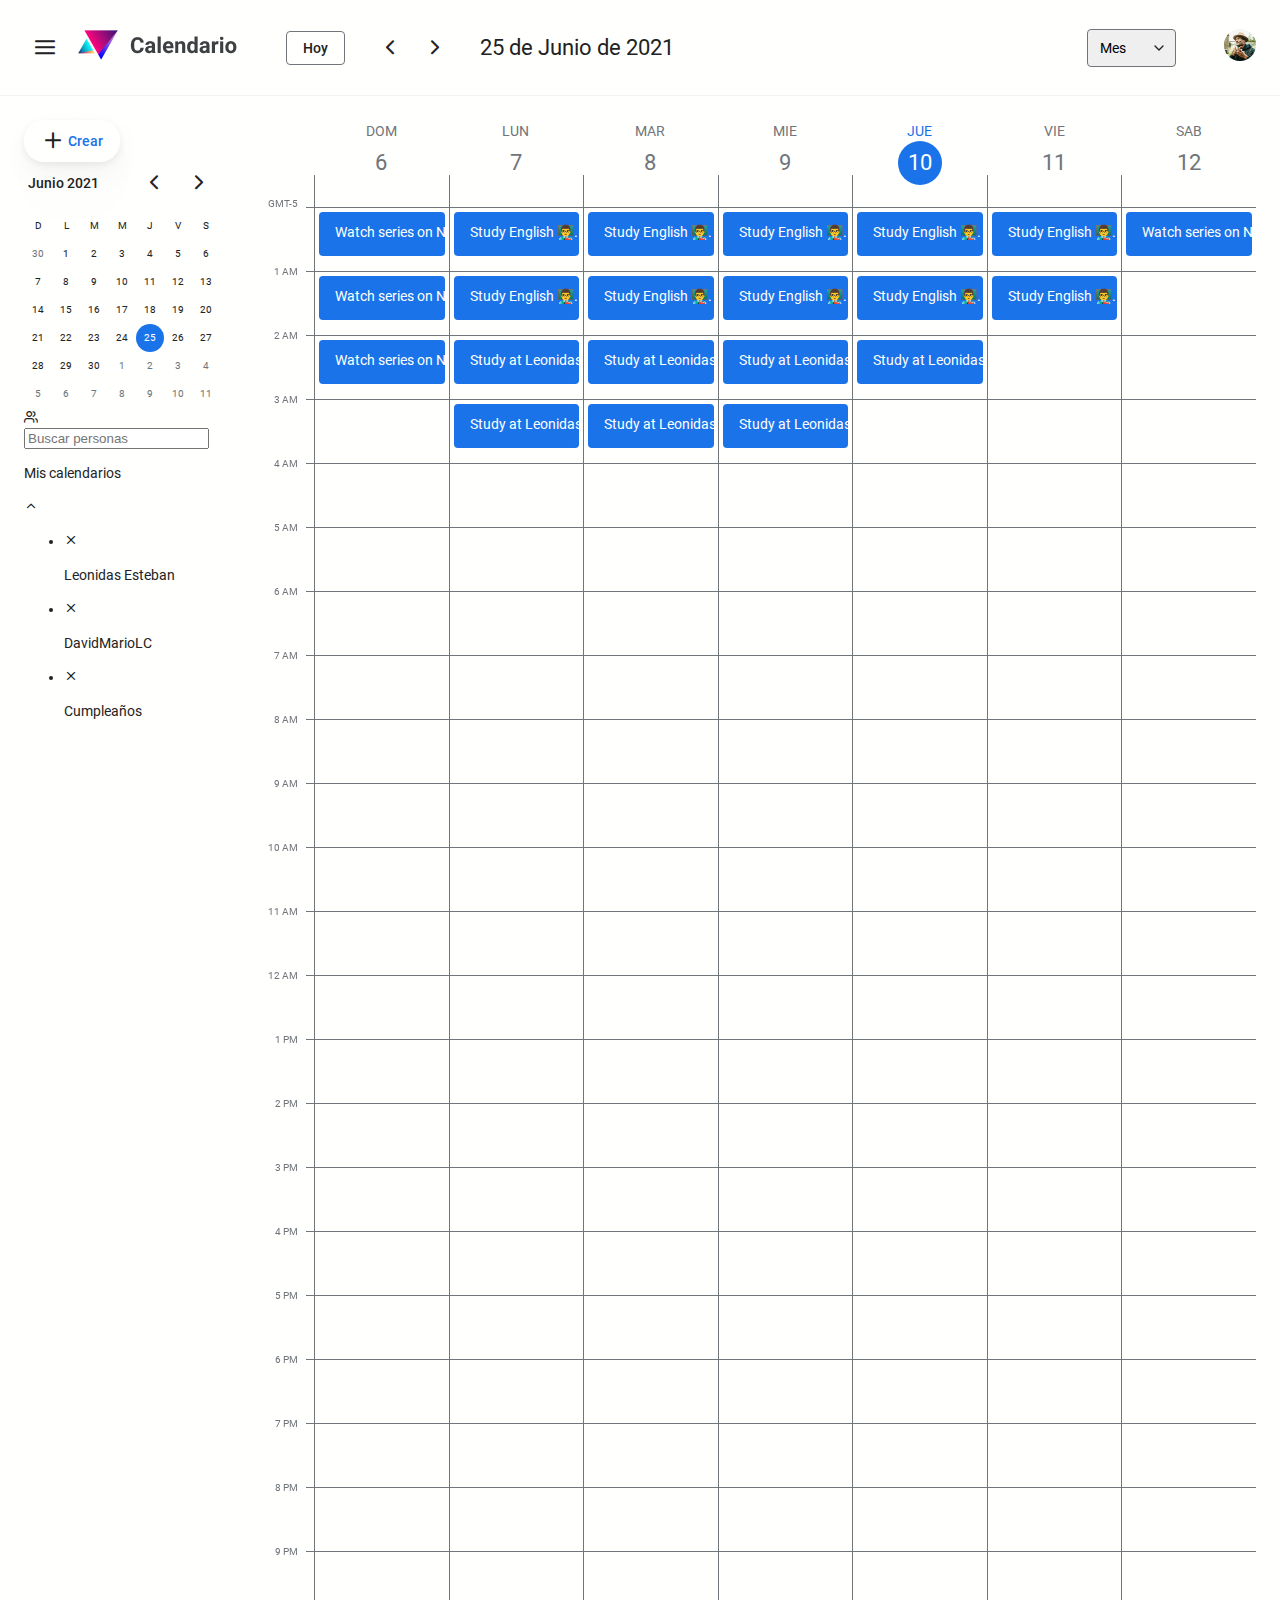
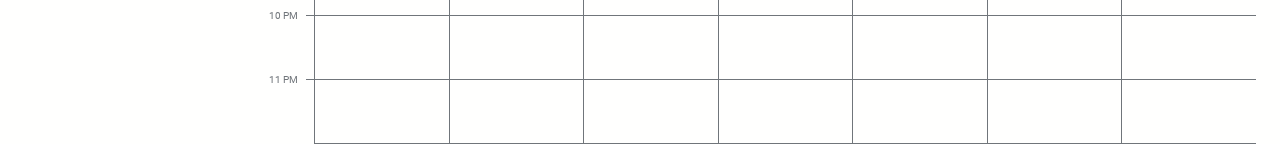
<file: index.html>
<!DOCTYPE html>
<html lang="en">
  <head>
    <meta charset="UTF-8" />
    <meta http-equiv="X-UA-Compatible" content="IE=edge" />
    <meta name="viewport" content="width=device-width, initial-scale=1.0" />
    <meta name="description" content="Portafolio calendario" />
    <title>Portafolio Calendario</title>
    <link rel="apple-touch-icon" sizes="57x57" href="./favicon/apple-icon-57x57.png">
    <link rel="apple-touch-icon" sizes="60x60" href="./favicon/apple-icon-60x60.png">
    <link rel="apple-touch-icon" sizes="72x72" href="./favicon/apple-icon-72x72.png">
    <link rel="apple-touch-icon" sizes="76x76" href="./favicon/apple-icon-76x76.png">
    <link rel="apple-touch-icon" sizes="114x114" href="./favicon/apple-icon-114x114.png">
    <link rel="apple-touch-icon" sizes="120x120" href="./favicon/apple-icon-120x120.png">
    <link rel="apple-touch-icon" sizes="144x144" href="./favicon/apple-icon-144x144.png">
    <link rel="apple-touch-icon" sizes="152x152" href="./favicon/apple-icon-152x152.png">
    <link rel="apple-touch-icon" sizes="180x180" href="./favicon/apple-icon-180x180.png">
    <link rel="icon" type="image/png" sizes="192x192"  href="./favicon/android-icon-192x192.png">
    <link rel="icon" type="image/png" sizes="32x32" href="./favicon/favicon-32x32.png">
    <link rel="icon" type="image/png" sizes="96x96" href="./favicon/favicon-96x96.png">
    <link rel="icon" type="image/png" sizes="16x16" href="./favicon/favicon-16x16.png">
    <link rel="manifest" href="./favicon/manifest.json">
    <meta name="msapplication-TileColor" content="#ffffff">
    <meta name="msapplication-TileImage" content="/ms-icon-144x144.png">
    <meta name="theme-color" content="#ffffff">
    <link rel="stylesheet" href="./css/styles.css" />
  </head>
  <body>
    <div class="page">
      <header class="header">
        <div class="header-primary">
          <div class="header-logo">
            <button class="button is-compact">
              <i class="icon-hamburguer-button" aria-label="menu"></i>
            </button>
            <a href="#" aria-current="page" aria-label="Calendar" tabindex="-1"> 
              <img
                src="./images/logo.png"
                alt="Logo calendario"
                title="Logo calendario"
                width="164"
                height="48"

              />
            </a>
          </div>
          <div class="calendarStatus">
            <button class="button is-secondary">Hoy</button>
           
            <span class="calendarStatus-navigation">
              <a class="button is-compact" href="#" aria-label="Siguiente semana">
                <i class="icon-chevron-left" aria-hidden="true"></i>
              </a>
              <a class="button is-compact" href="#" aria-label="Semana anterior">
                <i class="icon-chevron-right" aria-hidden="true"></i>
              </a>
            </span>
            <time class="calendarStatus-date" datetime="2021-06-07"
            >25 de Junio de 2021</time
          >
          </div>
        </div>
        <div class="header-secondary">
          <select class="select" name="" id="">
            <option value="Mes" selected>Mes</option>
            <option value="Semana">Semana</option>
            <option value="Dia">Dia</option>
          </select>
          <a href="#">
            <img src="./images/user.png" alt="Imagen de usuario" title="Imagen de usuario" width="32"
            height="32">
          </a>
        </div>
       
      
      </header>
      <div class="sidebar">
        <button class="button is-rounded is-shadowed">
          <i class="icon-plus" aria-hidden="true"></i>
          <span>Crear</span>
        </button>
        <div class="miniCalendar" aria-label="Calendario de navegacion">
          <div class="miniCalendar-status">
            <time class="miniCalendar-date" datetime="2021-06-07">Junio 2021</time>
            <div class="miniCalendar-navigation">
              <a class="button is-compact" href="#" aria-label="mes anterior">
                <i class="icon-chevron-left" aria-hidden="true"></i>
              </a>
              <a class="button is-compact" href="#" aria-label="Siguiente mes">
                <i class="icon-chevron-right" aria-hidden="true"></i>
              </a>
            </div>
          </div>
          <div class="miniCalendar-header">
            <span class="miniCalendar-weekDay">D</span>
            <span class="miniCalendar-weekDay">L</span>
            <span class="miniCalendar-weekDay">M</span>
            <span class="miniCalendar-weekDay">M</span>
            <span class="miniCalendar-weekDay">J</span>
            <span class="miniCalendar-weekDay">V</span>
            <span class="miniCalendar-weekDay">S</span>
          </div>
          <div class="miniCalendar-month">
            <div class="miniCalendar-monthDay is-inactive">30</div>
            <div class="miniCalendar-monthDay">1</div>
            <div class="miniCalendar-monthDay">2</div>
            <div class="miniCalendar-monthDay">3</div>
            <div class="miniCalendar-monthDay">4</div>
            <div class="miniCalendar-monthDay">5</div>
            <div class="miniCalendar-monthDay">6</div>
            <div class="miniCalendar-monthDay">7</div>
            <div class="miniCalendar-monthDay">8</div>
            <div class="miniCalendar-monthDay">9</div>
            <div class="miniCalendar-monthDay">10</div>
            <div class="miniCalendar-monthDay">11</div>
            <div class="miniCalendar-monthDay">12</div>
            <div class="miniCalendar-monthDay">13</div>
            <div class="miniCalendar-monthDay">14</div>
            <div class="miniCalendar-monthDay">15</div>
            <div class="miniCalendar-monthDay">16</div>
            <div class="miniCalendar-monthDay">17</div>
            <div class="miniCalendar-monthDay">18</div>
            <div class="miniCalendar-monthDay">19</div>
            <div class="miniCalendar-monthDay">20</div>
            <div class="miniCalendar-monthDay">21</div>
            <div class="miniCalendar-monthDay">22</div>
            <div class="miniCalendar-monthDay">23</div>
            <div class="miniCalendar-monthDay">24</div>
            <div class="miniCalendar-monthDay is-selected">25</div>
            <div class="miniCalendar-monthDay">26</div>
            <div class="miniCalendar-monthDay">27</div>
            <div class="miniCalendar-monthDay">28</div>
            <div class="miniCalendar-monthDay">29</div>
            <div class="miniCalendar-monthDay">30</div>
            <div class="miniCalendar-monthDay is-inactive">1</div>
            <div class="miniCalendar-monthDay is-inactive">2</div>
            <div class="miniCalendar-monthDay is-inactive">3</div>
            <div class="miniCalendar-monthDay is-inactive">4</div>
            <div class="miniCalendar-monthDay is-inactive">5</div>
            <div class="miniCalendar-monthDay is-inactive">6</div>
            <div class="miniCalendar-monthDay is-inactive">7</div>
            <div class="miniCalendar-monthDay is-inactive">8</div>
            <div class="miniCalendar-monthDay is-inactive">9</div>
            <div class="miniCalendar-monthDay is-inactive">10</div>
            <div class="miniCalendar-monthDay is-inactive">11</div> 
            
          </div>
        </div>
        <div class="sidebar-input">
          <i class="icon-users"></i>
          <input type="text" placeholder="Buscar personas">
        </div>
        <div class="sidebar-contacts">
          <div class="sidebar-contacs-title">
            <p>Mis calendarios</p>
          <i class="icon-chevron-up"></i>
          </div>
          <ul class="sidebar-contacs-items">
            <li class="checkbox-custom">
              <div tabindex="0"  class="checkbox" role="checkbox"  aria-checked="false" aria-label="Calendario Leonidas Esteban" >
                <i  class="icon-close icon-checkbox" aria-hidden="true"></i>
            </div>
            <p class="checkbox-name">Leonidas Esteban</p>
            </li>
            <li class="checkbox-custom">
              <div tabindex="0" class="checkbox" role="checkbox"  aria-checked="false" aria-label="Calendario DavidMarioLC">
                <i  class="icon-close icon-checkbox" aria-hidden="true"></i>
            </div>
            <p class="checkbox-name">DavidMarioLC</p>
            </li>
            <li class="checkbox-custom">
              <div tabindex="0" class="checkbox" role="checkbox"  aria-checked="false" aria-label="Calendario Cumpleaños">
                <i  class="icon-close icon-checkbox"></i>
            </div>
            <p class="checkbox-name">Cumpleaños</p>
            </li>
          </ul>
        </div>
      </div>
      <main class="calendar">
        <div class="currentTime"></div>
        <div class="calendar-week">
          <div class="timezoneCell">GMT-5</div>
          <h2 class="calendarDay">
            <a href="./calendar-by-day.html" aria-label="Domingo 06 de Junio">
              <time datetime="2021-06-07">
                <span>DOM</span><br />
                <span>6</span>
              </time>
            </a>
          </h2>

          <h2 class="calendarDay">
            <a href="./calendar-by-day.html" aria-label="Lunes 07 de Junio">
              <time datetime="2021-06-07">
                <span>LUN</span><br />
                <span>7</span>
              </time>
            </a>
          </h2>
          <h2 class="calendarDay">
            <a href="./calendar-by-day.html" aria-label="Martes 08 de Junio">
              <time datetime="2021-06-07">
                <span>MAR</span><br />
                <span>8</span>
              </time>
            </a>
          </h2>
          <h2 class="calendarDay">
            <a href="./calendar-by-day.html" aria-label="Miercoles 09 de Junio">
              <time datetime="2021-06-07">
                <span>MIE</span><br />
                <span>9</span>
              </time>
            </a>
          </h2>
          <h2 class="calendarDay is-selected">
            <a href="./calendar-by-day.html" aria-label="Jueves 10 de Junio">
              <time datetime="2021-06-07">
                <span>JUE</span><br />
                <span>10</span>
              </time>
            </a>
          </h2>
          <h2 class="calendarDay">
            <a href="./calendar-by-day.html" aria-label="Viernes 11 de Junio">
              <time datetime="2021-06-07">
                <span>VIE</span><br />
                <span>11</span>
              </time>
            </a>
          </h2>
          <h2 class="calendarDay">
            <a href="./calendar-by-day.html" aria-label="Sabado 12 de Junio">
              <time datetime="2021-06-07">
                <span>SAB</span><br />
                <span>12</span>
              </time>
            </a>
          </h2>
          <!-- row -->
          <span class="hourCell"></span>

          <div class="taskCell">
            <div
            class="task"
            tabindex="0"
            aria-label="de 17:00 a 18:00, do exercise"
          >
            <p>Watch series on Netflix 🎬.</p>
            <p>
              <time datetime="2021-06-07time> -
              <time datetime="2021-06-07m</time>
            </p>
          </div>
          </div>
          <div class="taskCell">
            <div
            class="task"
            tabindex="0"
            aria-label="de 17:00 a 18:00, do exercise"
          >
            <p>Study English 👨‍🏫.</p>
            <p>
              <time datetime="2021-06-07time> -
              <time datetime="2021-06-07m</time>
            </p>
          </div>
          </div>
          <div class="taskCell">
            <div
            class="task"
            tabindex="0"
            aria-label="de 17:00 a 18:00, do exercise"
          >
            <p>Study English 👨‍🏫.</p>
            <p>
              <time datetime="2021-06-07time> -
              <time datetime="2021-06-07m</time>
            </p>
          </div>
          </div>
          <div class="taskCell">
            <div
            class="task"
            tabindex="0"
            aria-label="de 17:00 a 18:00, do exercise"
          >
            <p>Study English 👨‍🏫.</p>
            <p>
              <time datetime="2021-06-07time> -
              <time datetime="2021-06-07m</time>
            </p>
          </div>
          </div>
          <div class="taskCell">
            <div
            class="task"
            tabindex="0"
            aria-label="de 17:00 a 18:00, do exercise"
          >
            <p>Study English 👨‍🏫.</p>
            <p>
              <time datetime="2021-06-07time> -
              <time datetime="2021-06-07m</time>
            </p>
          </div>
          </div>
          <div class="taskCell">
            <div
            class="task"
            tabindex="0"
            aria-label="de 17:00 a 18:00, do exercise"
          >
            <p>Study English 👨‍🏫.</p>
            <p>
              <time datetime="2021-06-07time> -
              <time datetime="2021-06-07m</time>
            </p>
          </div></div>
          <div class="taskCell">
            <div
            class="task"
            tabindex="0"
            aria-label="de 17:00 a 18:00, do exercise"
          >
            <p>Watch series on Netflix 🎬.</p>
            <p>
              <time datetime="2021-06-07time> -
              <time datetime="2021-06-07m</time>
            </p>
          </div>
          </div>
          <!-- row -->
          <span class="hourCell">1 AM</span>
          <div class="taskCell"> 
            <div
            class="task"
            tabindex="0"
            aria-label="de 17:00 a 18:00, do exercise"
          >
            <p>Watch series on Netflix 🎬.</p>
            <p>
              <time datetime="2021-06-07time> -
              <time datetime="2021-06-07m</time>
            </p>
          </div>
          </div>
          <div class="taskCell">
            <div
            class="task"
            tabindex="0"
            aria-label="de 17:00 a 18:00, do exercise"
          >
            <p>Study English 👨‍🏫.</p>
            <p>
              <time datetime="2021-06-07time> -
              <time datetime="2021-06-07m</time>
            </p>
          </div>
          </div>
          <div class="taskCell">
            <div
            class="task"
            tabindex="0"
            aria-label="de 17:00 a 18:00, do exercise"
          >
            <p>Study English 👨‍🏫.</p>
            <p>
              <time datetime="2021-06-07time> -
              <time datetime="2021-06-07m</time>
            </p>
          </div>
          </div>
          <div class="taskCell">
            <div
            class="task"
            tabindex="0"
            aria-label="de 17:00 a 18:00, do exercise"
          >
            <p>Study English 👨‍🏫.</p>
            <p>
              <time datetime="2021-06-07time> -
              <time datetime="2021-06-07m</time>
            </p>
          </div>
          </div>
          <div class="taskCell">
            <div
            class="task"
            tabindex="0"
            aria-label="de 17:00 a 18:00, do exercise"
          >
            <p>Study English 👨‍🏫.</p>
            <p>
              <time datetime="2021-06-07time> -
              <time datetime="2021-06-07m</time>
            </p>
          </div>
          </div>
          <div class="taskCell">
            <div
            class="task"
            tabindex="0"
            aria-label="de 17:00 a 18:00, do exercise"
          >
            <p>Study English 👨‍🏫.</p>
            <p>
              <time datetime="2021-06-07time> -
              <time datetime="2021-06-07m</time>
            </p>
          </div>
          </div>
          <div class="taskCell"></div>
          <!-- row -->
          <span class="hourCell">2 AM</span>
          <div class="taskCell">
            <div
            class="task"
            tabindex="0"
            aria-label="de 17:00 a 18:00, do exercise"
          >
            <p>Watch series on Netflix 🎬.</p>
            <p>
              <time datetime="2021-06-07time> -
              <time datetime="2021-06-07m</time>
            </p>
          </div>
          </div>
          <div class="taskCell">
            <div
            class="task"
            tabindex="0"
            aria-label="de 17:00 a 18:00, do exercise"
          >
            <p>Study at LeonidasEsteban 👨‍💻.</p>
            <p>
              <time datetime="2021-06-07time> -
              <time datetime="2021-06-07m</time>
            </p>
          </div>
          </div>
          <div class="taskCell">
            <div
            class="task"
            tabindex="0"
            aria-label="de 17:00 a 18:00, do exercise"
          >
            <p>Study at LeonidasEsteban 👨‍💻.</p>
            <p>
              <time datetime="2021-06-07time> -
              <time datetime="2021-06-07m</time>
            </p>
          </div>
          </div>
          <div class="taskCell">
            <div
            class="task"
            tabindex="0"
            aria-label="de 17:00 a 18:00, do exercise"
          >
            <p>Study at LeonidasEsteban 👨‍💻.</p>
            <p>
              <time datetime="2021-06-07time> -
              <time datetime="2021-06-07m</time>
            </p>
          </div>
          </div>
          <div class="taskCell">
            <div
            class="task"
            tabindex="0"
            aria-label="de 17:00 a 18:00, do exercise"
          >
            <p>Study at LeonidasEsteban 👨‍💻.</p>
            <p>
              <time datetime="2021-06-07time> -
              <time datetime="2021-06-07m</time>
            </p>
          </div>
          </div>
          <div class="taskCell"></div>
          <div class="taskCell"></div>
          <!-- row -->
          <span class="hourCell">3 AM</span>
          <div class="taskCell"></div>
          <div class="taskCell">
            <div
            class="task"
            tabindex="0"
            aria-label="de 17:00 a 18:00, do exercise"
          >
            <p>Study at LeonidasEsteban 👨‍💻.</p>
            <p>
              <time datetime="2021-06-07time> -
              <time datetime="2021-06-07m</time>
            </p>
          </div>
          </div>
          <div class="taskCell">
            <div
            class="task"
            tabindex="0"
            aria-label="de 17:00 a 18:00, do exercise"
          >
            <p>Study at LeonidasEsteban 👨‍💻.</p>
            <p>
              <time datetime="2021-06-07time> -
              <time datetime="2021-06-07m</time>
            </p>
          </div>
          </div>
          <div class="taskCell">
            <div
            class="task"
            tabindex="0"
            aria-label="de 17:00 a 18:00, do exercise"
          >
            <p>Study at LeonidasEsteban 👨‍💻.</p>
            <p>
              <time datetime="2021-06-07time> -
              <time datetime="2021-06-07m</time>
            </p>
          </div>
          </div>
          <div class="taskCell"></div>
          <div class="taskCell"></div>
          <div class="taskCell"></div>
          <!-- row -->
          <span class="hourCell">4 AM</span>
          <div class="taskCell"></div>
          <div class="taskCell"></div>
          <div class="taskCell"></div>
          <div class="taskCell"></div>
          <div class="taskCell"></div>
          <div class="taskCell"></div>
          <div class="taskCell"></div>
          <!-- row -->
          <span class="hourCell">5 AM</span>
          <div class="taskCell"></div>
          <div class="taskCell"></div>
          <div class="taskCell"></div>
          <div class="taskCell"></div>
          <div class="taskCell"></div>
          <div class="taskCell"></div>
          <div class="taskCell"></div>
          <!-- row -->
          <span class="hourCell">6 AM</span>
          <div class="taskCell"></div>
          <div class="taskCell"></div>
          <div class="taskCell"></div>
          <div class="taskCell"></div>
          <div class="taskCell"></div>
          <div class="taskCell"></div>
          <div class="taskCell"></div>
          <!-- row -->
          <span class="hourCell">7 AM</span>
          <div class="taskCell"></div>
          <div class="taskCell"></div>
          <div class="taskCell"></div>
          <div class="taskCell"></div>
          <div class="taskCell"></div>
          <div class="taskCell"></div>
          <div class="taskCell"></div>
          <!-- row -->
          <span class="hourCell">8 AM</span>
          <div class="taskCell"></div>
          <div class="taskCell"></div>
          <div class="taskCell"></div>
          <div class="taskCell"></div>
          <div class="taskCell"></div>
          <div class="taskCell"></div>
          <div class="taskCell"></div>
          <!-- row -->
          <span class="hourCell">9 AM</span>
          <div class="taskCell"></div>
          <div class="taskCell"></div>
          <div class="taskCell"></div>
          <div class="taskCell"></div>
          <div class="taskCell"></div>
          <div class="taskCell"></div>
          <div class="taskCell"></div>
          <!-- row -->
          <span class="hourCell">10 AM</span>
          <div class="taskCell"></div>
          <div class="taskCell"></div>
          <div class="taskCell"></div>
          <div class="taskCell"></div>
          <div class="taskCell"></div>
          <div class="taskCell"></div>
          <div class="taskCell"></div>
          <!-- row -->
          <span class="hourCell">11 AM</span>
          <div class="taskCell"></div>
          <div class="taskCell"></div>
          <div class="taskCell"></div>
          <div class="taskCell"></div>
          <div class="taskCell"></div>
          <div class="taskCell"></div>
          <div class="taskCell"></div>
          <!-- row -->
          <span class="hourCell">12 AM</span>
          <div class="taskCell"></div>
          <div class="taskCell"></div>
          <div class="taskCell"></div>
          <div class="taskCell"></div>
          <div class="taskCell"></div>
          <div class="taskCell"></div>
          <div class="taskCell"></div>
          <!-- row -->
          <span class="hourCell">1 PM</span>
          <div class="taskCell"></div>
          <div class="taskCell"></div>
          <div class="taskCell"></div>
          <div class="taskCell"></div>
          <div class="taskCell"></div>
          <div class="taskCell"></div>
          <div class="taskCell"></div>
          <!-- row -->
          <span class="hourCell">2 PM</span>
          <div class="taskCell"></div>
          <div class="taskCell"></div>
          <div class="taskCell"></div>
          <div class="taskCell"></div>
          <div class="taskCell"></div>
          <div class="taskCell"></div>
          <div class="taskCell"></div>
          <!-- row -->
          <span class="hourCell">3 PM</span>
          <div class="taskCell"></div>
          <div class="taskCell"></div>
          <div class="taskCell"></div>
          <div class="taskCell"></div>
          <div class="taskCell"></div>
          <div class="taskCell"></div>
          <div class="taskCell"></div>
          <!-- row -->
          <span class="hourCell">4 PM</span>
          <div class="taskCell"></div>
          <div class="taskCell"></div>
          <div class="taskCell"></div>
          <div class="taskCell"></div>
          <div class="taskCell"></div>
          <div class="taskCell"></div>
          <div class="taskCell"></div>
          <!-- row -->
          <span class="hourCell">5 PM</span>
          <div class="taskCell"></div>
          <div class="taskCell"></div>
          <div class="taskCell"></div>
          <div class="taskCell"></div>
          <div class="taskCell"></div>
          <div class="taskCell"></div>
          <div class="taskCell"></div>
          <!-- row -->
          <span class="hourCell">6 PM</span>
          <div class="taskCell"></div>
          <div class="taskCell"></div>
          <div class="taskCell"></div>
          <div class="taskCell"></div>
          <div class="taskCell"></div>
          <div class="taskCell"></div>
          <div class="taskCell"></div>
          <!-- row -->
          <span class="hourCell">7 PM</span>
          <div class="taskCell"></div>
          <div class="taskCell"></div>
          <div class="taskCell"></div>
          <div class="taskCell"></div>
          <div class="taskCell"></div>
          <div class="taskCell"></div>
          <div class="taskCell"></div>
          <!-- row -->
          <span class="hourCell">8 PM</span>
          <div class="taskCell"></div>
          <div class="taskCell"></div>
          <div class="taskCell"></div>
          <div class="taskCell"></div>
          <div class="taskCell"></div>
          <div class="taskCell"></div>
          <div class="taskCell"></div>
          <!-- row -->
          <span class="hourCell">9 PM</span>
          <div class="taskCell"></div>
          <div class="taskCell"></div>
          <div class="taskCell"></div>
          <div class="taskCell"></div>
          <div class="taskCell"></div>
          <div class="taskCell"></div>
          <div class="taskCell"></div>
          <!-- row -->
          <span class="hourCell">10 PM</span>
          <div class="taskCell"></div>
          <div class="taskCell"></div>
          <div class="taskCell"></div>
          <div class="taskCell"></div>
          <div class="taskCell"></div>
          <div class="taskCell"></div>
          <div class="taskCell"></div>
          <!-- row -->
          <span class="hourCell">11 PM</span>
          <div class="taskCell"></div>
          <div class="taskCell"></div>
          <div class="taskCell"></div>
          <div class="taskCell"></div>
          <div class="taskCell"></div>
          <div class="taskCell"></div>
          <div class="taskCell"></div>
        </div>
      </main>
    </div>
    <dialog  class="modal">
     <form class="createTask">
       <div class="input is-outstanding">
        <div class="input-body">
          <input name="title" type="text" placeholder="Agregar titulo" required>
        </div>
       </div>
       <div class="input">
         <i class="icon-clock"></i>
        <div class="input-body">
          <input name="date" type="date" required>
          <input name="time-start" type="time" required>
          <input name="time-end" type="time" required>
        </div>
       </div>
        
      <div class="input">
        <i class="icon-clock"></i>
       <div class="input-body">
        <input  name="guests" list="guests" type="text" placeholder="Agregar invitados" required>
        <datalist id="guests">
          <option value="Leonidas"></option>
          <option value="Carlos"></option>
          <option value="Miguel"></option>
          <option value="Sandra"></option>
          <option value="Cristopher"></option>
        </datalist>
       </div>
      </div>
      <div class="input">
        <i class="icon-gps"></i>
        <div class="input-body">
          <input name="location" type="text" placeholder="Agregar ubicacion">
        </div>
      </div>
      <div class="input">
        <i class="icon-text"></i>
     <div class="input-body">
      <input type="file" name="file" id="file" multiple>
     </div>
      </div>
      <div class="input">
        <i class="icon-text"></i>
        <div class="input-body">
          <textarea name="description" id="description" placeholder="Agregar description" cols="40" rows="2"></textarea>
        </div>
      </div>
     </form>
     <div class="modal-actions">
       <div id="close-modal" class="button" >Cancelar</div>
       <div class="button is-primary" >Guardar</div>
     </div>
    </dialog>
   <script src="./js/app.js" type="module" async></script>
  </body>
</html>
</file>
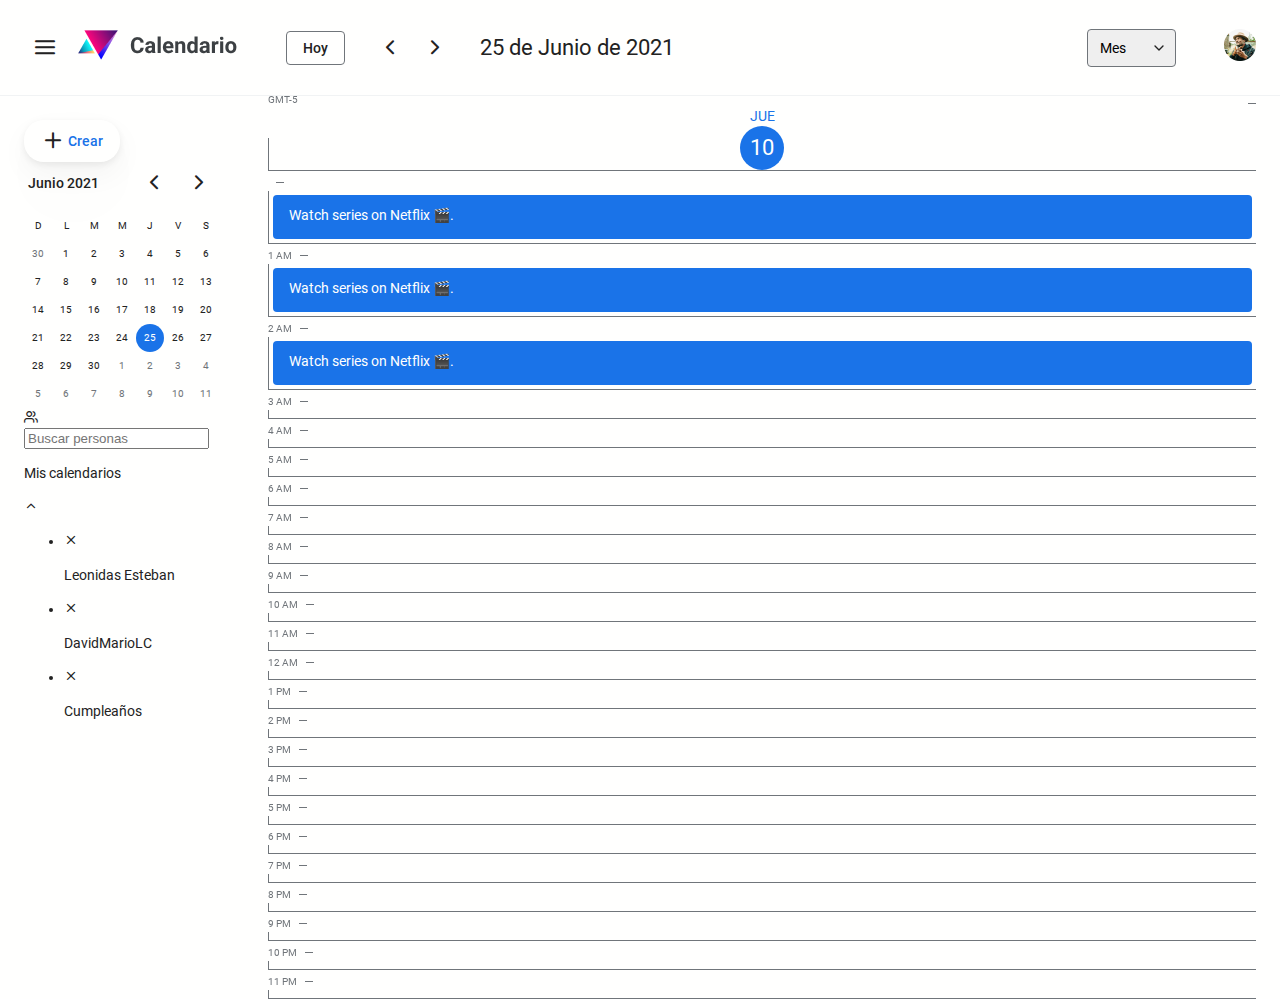
<file: calendar-by-day.html>
<!DOCTYPE html>
<html lang="en">
  <head>
    <meta charset="UTF-8" />
    <meta http-equiv="X-UA-Compatible" content="IE=edge" />
    <meta name="viewport" content="width=device-width, initial-scale=1.0" />
    <meta name="description" content="Portafolio calendario" />
    <title>Portafolio Calendario</title>
    <link rel="stylesheet" href="./css/styles.css" />
  </head>
  <body>
    <div class="page">
      <header class="header">
        <div class="header-primary">
          <div class="header-logo">
            <button class="button is-compact">
              <i class="icon-hamburguer-button"></i>
            </button>
            <a href="./index.html" aria-current="page" aria-label="Calendar" tabindex="-1"> 
              <img
                src="./images/logo.png"
                alt="Logo calendario"
                title="Logo calendario"
              />
            </a>
          </div>
          <div class="calendarStatus">
            <button class="button is-secondary">Hoy</button>
           
            <span class="calendarStatus-navigation">
              <a class="button is-compact" href="#" aria-label="Siguiente semana">
                <i class="icon-chevron-left" aria-hidden="true"></i>
              </a>
              <a class="button is-compact" href="#" aria-label="Semana anterior">
                <i class="icon-chevron-right" aria-hidden="true"></i>
              </a>
            </span>
            <time class="calendarStatus-date" datetime="2021-06-07"
            >25 de Junio de 2021</time
          >
          </div>
        </div>
        <div class="header-secondary">
          <select class="select" name="" id="">
            <option value="Mes" selected>Mes</option>
            <option value="Semana">Semana</option>
            <option value="Dia">Dia</option>
          </select>
          <a href="#">
            <img src="./images/user.png" alt="Imagen de usuario" title="Imagen de usuario">
          </a>
        </div>
       
      
      </header>
      <div class="sidebar">
        <button class="button is-rounded is-shadowed">
          <i class="icon-plus" aria-hidden="true"></i>
          <span>Crear</span>
        </button>
        <div class="miniCalendar" aria-label="Calendario de navegacion">
          <div class="miniCalendar-status">
            <time class="miniCalendar-date" datetime="2021-06-07">Junio 2021</time>
            <div class="miniCalendar-navigation">
              <a class="button is-compact" href="#" aria-label="mes anterior">
                <i class="icon-chevron-left" aria-hidden="true"></i>
              </a>
              <a class="button is-compact" href="#" aria-label="Siguiente mes">
                <i class="icon-chevron-right" aria-hidden="true"></i>
              </a>
            </div>
          </div>
          <div class="miniCalendar-header">
            <span class="miniCalendar-weekDay">D</span>
            <span class="miniCalendar-weekDay">L</span>
            <span class="miniCalendar-weekDay">M</span>
            <span class="miniCalendar-weekDay">M</span>
            <span class="miniCalendar-weekDay">J</span>
            <span class="miniCalendar-weekDay">V</span>
            <span class="miniCalendar-weekDay">S</span>
          </div>
          <div class="miniCalendar-month">
            <div class="miniCalendar-monthDay is-inactive">30</div>
            <div class="miniCalendar-monthDay">1</div>
            <div class="miniCalendar-monthDay">2</div>
            <div class="miniCalendar-monthDay">3</div>
            <div class="miniCalendar-monthDay">4</div>
            <div class="miniCalendar-monthDay">5</div>
            <div class="miniCalendar-monthDay">6</div>
            <div class="miniCalendar-monthDay">7</div>
            <div class="miniCalendar-monthDay">8</div>
            <div class="miniCalendar-monthDay">9</div>
            <div class="miniCalendar-monthDay">10</div>
            <div class="miniCalendar-monthDay">11</div>
            <div class="miniCalendar-monthDay">12</div>
            <div class="miniCalendar-monthDay">13</div>
            <div class="miniCalendar-monthDay">14</div>
            <div class="miniCalendar-monthDay">15</div>
            <div class="miniCalendar-monthDay">16</div>
            <div class="miniCalendar-monthDay">17</div>
            <div class="miniCalendar-monthDay">18</div>
            <div class="miniCalendar-monthDay">19</div>
            <div class="miniCalendar-monthDay">20</div>
            <div class="miniCalendar-monthDay">21</div>
            <div class="miniCalendar-monthDay">22</div>
            <div class="miniCalendar-monthDay">23</div>
            <div class="miniCalendar-monthDay">24</div>
            <div class="miniCalendar-monthDay is-selected">25</div>
            <div class="miniCalendar-monthDay">26</div>
            <div class="miniCalendar-monthDay">27</div>
            <div class="miniCalendar-monthDay">28</div>
            <div class="miniCalendar-monthDay">29</div>
            <div class="miniCalendar-monthDay">30</div>
            <div class="miniCalendar-monthDay is-inactive">1</div>
            <div class="miniCalendar-monthDay is-inactive">2</div>
            <div class="miniCalendar-monthDay is-inactive">3</div>
            <div class="miniCalendar-monthDay is-inactive">4</div>
            <div class="miniCalendar-monthDay is-inactive">5</div>
            <div class="miniCalendar-monthDay is-inactive">6</div>
            <div class="miniCalendar-monthDay is-inactive">7</div>
            <div class="miniCalendar-monthDay is-inactive">8</div>
            <div class="miniCalendar-monthDay is-inactive">9</div>
            <div class="miniCalendar-monthDay is-inactive">10</div>
            <div class="miniCalendar-monthDay is-inactive">11</div> 
            
          </div>
        </div>
        <div class="sidebar-input">
          <i class="icon-users"></i>
          <input type="text" placeholder="Buscar personas">
        </div>
        <div class="sidebar-contacts">
          <div class="sidebar-contacs-title">
            <p>Mis calendarios</p>
          <i class="icon-chevron-up"></i>
          </div>
          <ul class="sidebar-contacs-items">
            <li class="checkbox-custom">
              <div tabindex="0"  class="checkbox" role="checkbox"  aria-checked="false" aria-label="Calendario Leonidas Esteban" >
                <i  class="icon-close icon-checkbox" aria-hidden="false"></i>
            </div>
            <p class="checkbox-name">Leonidas Esteban</p>
            </li>
            <li class="checkbox-custom">
              <div tabindex="0" class="checkbox" role="checkbox"  aria-checked="false" aria-label="Calendario DavidMarioLC">
                <i  class="icon-close icon-checkbox" aria-hidden="false"></i>
            </div>
            <p class="checkbox-name">DavidMarioLC</p>
            </li>
            <li class="checkbox-custom">
             
              <div tabindex="0" class="checkbox" role="checkbox"  aria-checked="false" aria-label="Calendario Cumpleaños">
                <i  class="icon-close icon-checkbox"></i>
            </div>
            <p class="checkbox-name">Cumpleaños</p>
            </li>
          </ul>
        </div>
      </div>
      <main class="calendar">
        <div class="currentTimeDay"></div>
        <div class="calendar-day">
          <div class="timezoneCell">GMT-5</div> 
          <h2 class="calendarDay is-selected">
            <a href="./calendar-by-day.html" aria-label="Jueves 10 de Junio">
              <time datetime="2021-06-07">
                <span>JUE</span><br />
                <span>10</span>
              </time>
            </a>
          </h2>
          <!-- row -->
          <span class="hourCell"></span>
          <div class="taskCell">
              <div
              class="task"
              tabindex="0"
              aria-label="de 17:00 a 18:00, do exercise"
            >
              <p>Watch series on Netflix 🎬.</p>
              <p>
                <time datetime="2021-06-07time> -
                <time datetime="2021-06-07m</time>
              </p>
            </div>
          </div>
          <!-- row -->
          <span class="hourCell">1 AM</span>
          <div class="taskCell"> 
            <div
            class="task"
            tabindex="0"
            aria-label="de 17:00 a 18:00, do exercise"
          >
            <p>Watch series on Netflix 🎬.</p>
            <p>
              <time datetime="2021-06-07time> -
              <time datetime="2021-06-07m</time>
            </p>
          </div>
          </div>
          <!-- row -->
          <span class="hourCell">2 AM</span>
          <div class="taskCell">
            <div
            class="task"
            tabindex="0"
            aria-label="de 17:00 a 18:00, do exercise"
          >
            <p>Watch series on Netflix 🎬.</p>
            <p>
              <time datetime="2021-06-07time> -
              <time datetime="2021-06-07m</time>
            </p>
          </div>
          </div>
          <!-- row -->
          <span class="hourCell">3 AM</span>
          <div class="taskCell"></div>
          <!-- row -->
          <span class="hourCell">4 AM</span>
          <div class="taskCell"></div>
          <!-- row -->
          <span class="hourCell">5 AM</span>
          <div class="taskCell"></div>
          <!-- row -->
          <span class="hourCell">6 AM</span>
          <div class="taskCell"></div>
          <!-- row -->
          <span class="hourCell">7 AM</span>
          <div class="taskCell"></div>
          <!-- row -->
          <span class="hourCell">8 AM</span>
          <div class="taskCell"></div>
          <!-- row -->
          <span class="hourCell">9 AM</span>
          <div class="taskCell"></div>
          <!-- row -->
          <span class="hourCell">10 AM</span>
          <div class="taskCell"></div>
          <!-- row -->
          <span class="hourCell">11 AM</span>
          <div class="taskCell"></div>
          <!-- row -->
          <span class="hourCell">12 AM</span>
          <div class="taskCell"></div>
          <!-- row -->
          <span class="hourCell">1 PM</span>
          <div class="taskCell"></div>
          <!-- row -->
          <span class="hourCell">2 PM</span>
          <div class="taskCell"></div>
          <!-- row -->
          <span class="hourCell">3 PM</span>
          <div class="taskCell"></div>
          <!-- row -->
          <span class="hourCell">4 PM</span>
          <div class="taskCell"></div>
          <!-- row -->
          <span class="hourCell">5 PM</span>
          <div class="taskCell"></div>
          <!-- row -->
          <span class="hourCell">6 PM</span>
          <div class="taskCell"></div>
          <!-- row -->
          <span class="hourCell">7 PM</span>
          <div class="taskCell"></div>
          <!-- row -->
          <span class="hourCell">8 PM</span>
          <div class="taskCell"></div>
          <!-- row -->
          <span class="hourCell">9 PM</span>
          <div class="taskCell"></div>
          <!-- row -->
          <span class="hourCell">10 PM</span>
          <div class="taskCell"></div>
          <!-- row -->
          <span class="hourCell">11 PM</span>
          <div class="taskCell"></div>
      </main>
    </div>
    <dialog  class="modal">
     <form class="createTask">
       <div class="input is-outstanding">
        <div class="input-body">
          <input name="title" type="text" placeholder="Agregar titulo" required>
        </div>
       </div>
       <div class="input">
         <i class="icon-clock"></i>
        <div class="input-body">
          <input name="date" type="date" required>
          <input name="time-start" type="time" required>
          <input name="time-end" type="time" required>
        </div>
       </div>
        
      <div class="input">
        <i class="icon-clock"></i>
       <div class="input-body">
        <input  name="guests" list="guests" type="text" placeholder="Agregar invitados" required>
        <datalist id="guests">
          <option value="Leonidas"></option>
          <option value="Carlos"></option>
          <option value="Miguel"></option>
          <option value="Sandra"></option>
          <option value="Cristopher"></option>
        </datalist>
       </div>
      </div>
      <div class="input">
        <i class="icon-gps"></i>
        <div class="input-body">
          <input name="location" type="text" placeholder="Agregar ubicacion">
        </div>
      </div>
      <div class="input">
        <i class="icon-text"></i>
     <div class="input-body">
      <input type="file" name="file" id="file" multiple>
     </div>
      </div>
      <div class="input">
        <i class="icon-text"></i>
        <div class="input-body">
          <textarea name="description" id="description" placeholder="Agregar description" cols="40" rows="2"></textarea>
        </div>
      </div>
     </form>
     <div class="modal-actions">
       <div id="close-modal" class="button" >Cancelar</div>
       <div class="button is-primary" >Guardar</div>
     </div>
    </dialog>
   <script src="./js/app.js" type="module" async></script>
  </body>
</html>
</file>
<file: css/styles.css>
@import "./global.css";
@import "./settings.css";
@import "./icons.css";
@import "./page.css";
@import "./calendar.css";
@import "./timezone-cell.css";
@import "./hourCell.css";
@import "./currentTime.css";
@import "./button.css";
@import "./select.css";
@import "./calendar-status.css";
@import "./header.css";
@import "./mini-calendar.css";
@import "./sidebar.css";
@import "./modal.css";
@import "./input.css";
@import "./create-task.css";
</file>
